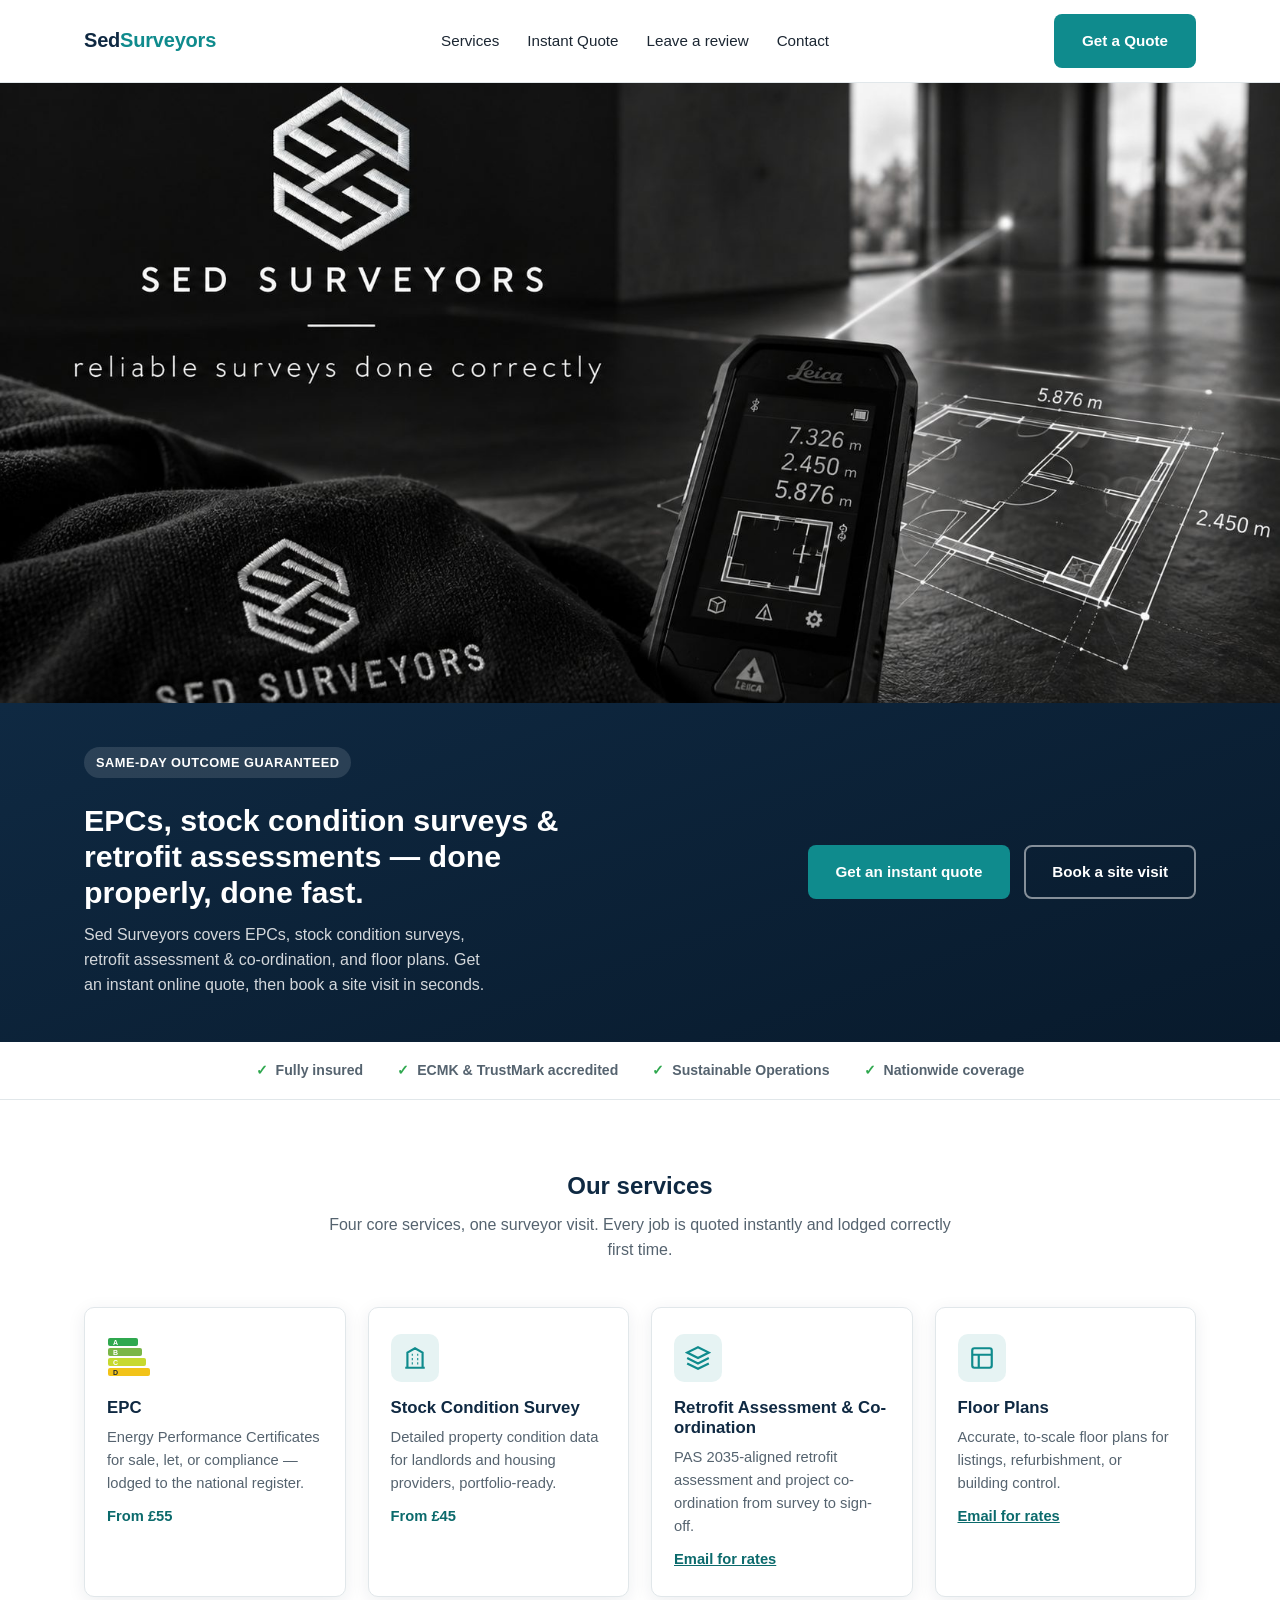
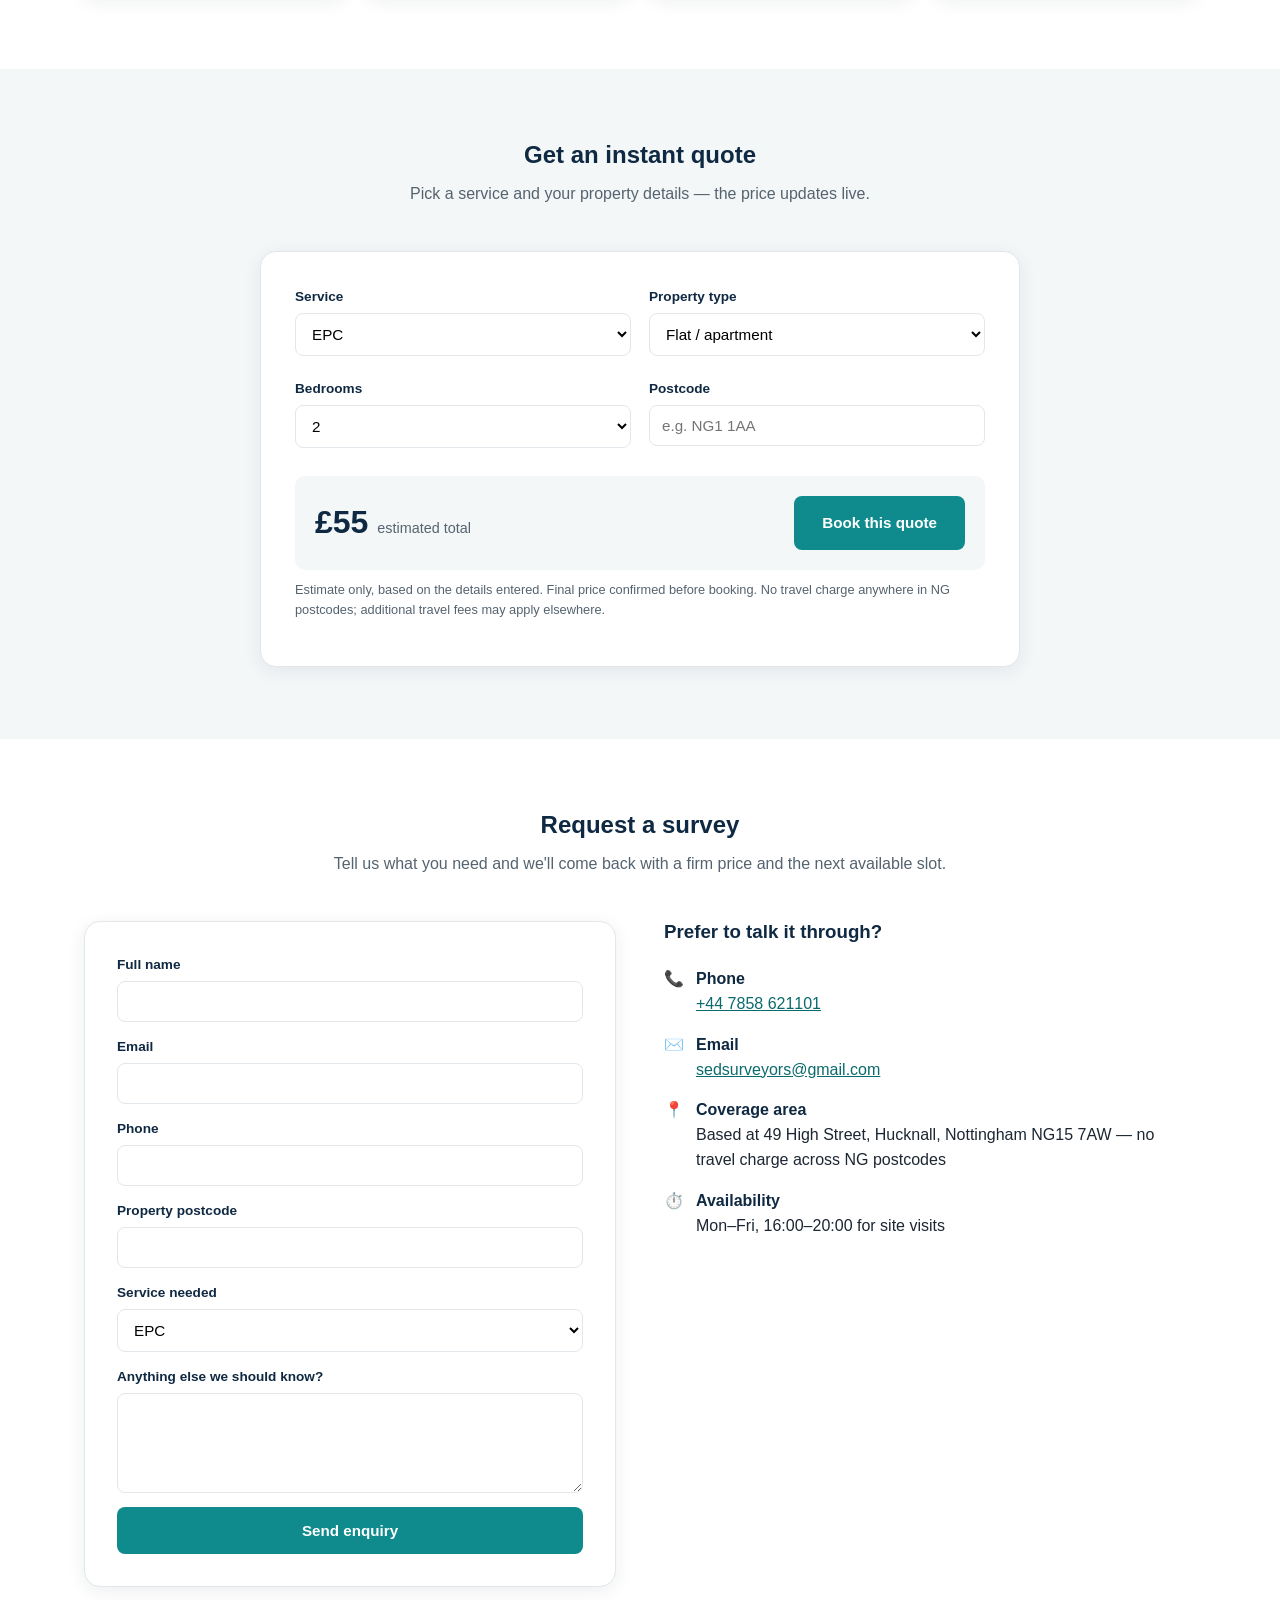
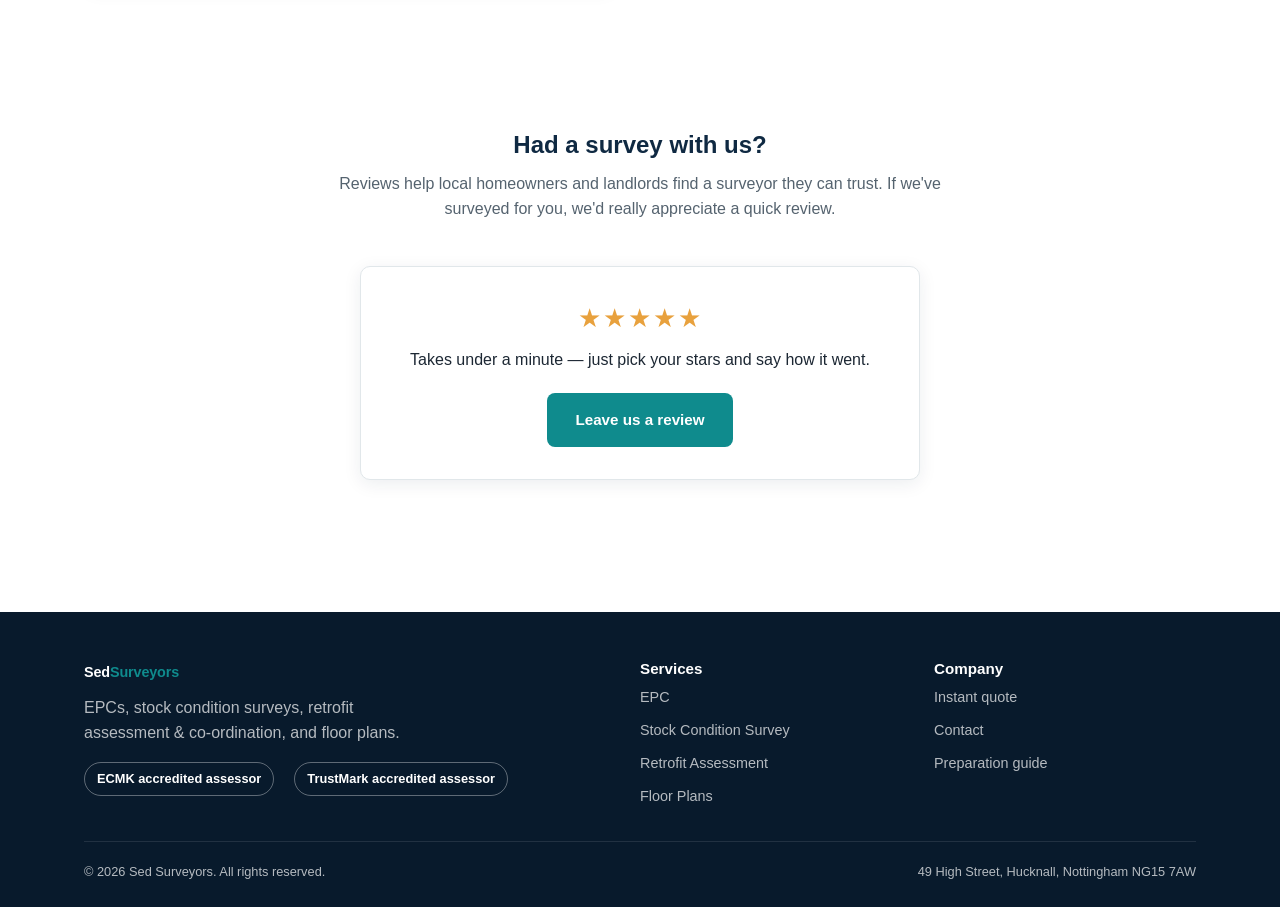
<file: index.html>
<!doctype html>
<html lang="en-GB">
<head>
<meta charset="utf-8">
<meta name="viewport" content="width=device-width, initial-scale=1">
<title>Sed Surveyors — EPCs, Stock Condition Surveys &amp; Retrofit Assessments</title>
<meta name="description" content="Sed Surveyors provides EPCs, stock condition surveys, retrofit assessment &amp; co-ordination, and floor plans. Same-day outcome guaranteed. Get an instant quote.">
<link rel="stylesheet" href="styles.css">
<script type="application/ld+json">
{
  "@context": "https://schema.org",
  "@type": "ProfessionalService",
  "name": "Sed Surveyors",
  "description": "EPCs, stock condition surveys, retrofit assessment & co-ordination, and floor plans.",
  "url": "https://sedsurveyors.co.uk",
  "telephone": "+44 7858 621101",
  "email": "sedsurveyors@gmail.com",
  "address": {
    "@type": "PostalAddress",
    "streetAddress": "49 High Street",
    "addressLocality": "Hucknall, Nottingham",
    "postalCode": "NG15 7AW",
    "addressCountry": "GB"
  },
  "areaServed": "United Kingdom"
}
</script>
</head>
<body>

<header class="site-header">
  <div class="container">
    <a href="#top" class="logo">Sed<span>Surveyors</span></a>
    <nav class="main-nav">
      <a href="#services">Services</a>
      <a href="#quote">Instant Quote</a>
      <a href="#reviews">Leave a review</a>
      <a href="#enquiry">Contact</a>
    </nav>
    <div class="nav-cta">
      <a href="#enquiry" class="btn btn-primary">Get a Quote</a>
    </div>
  </div>
</header>

<section class="hero-banner" id="top">
  <img src="assets/hero-photo.jpg" alt="Sed Surveyors — laser measuring device and floor plan overlay in a modern interior" loading="eager">
</section>

<section class="hero-cta-strip">
  <div class="container hero-cta-inner">
    <div>
      <span class="eyebrow">Same-day outcome guaranteed</span>
      <h1>EPCs, stock condition surveys &amp; retrofit assessments — done properly, done fast.</h1>
      <p class="lede">Sed Surveyors covers EPCs, stock condition surveys, retrofit assessment &amp; co-ordination, and floor plans. Get an instant online quote, then book a site visit in seconds.</p>
    </div>
    <div class="hero-actions">
      <a href="#quote" class="btn btn-primary">Get an instant quote</a>
      <a href="#enquiry" class="btn btn-secondary">Book a site visit</a>
    </div>
  </div>
</section>

<div class="trust-row">
  <div class="container">
    <span class="trust-item">Fully insured</span>
    <span class="trust-item">ECMK &amp; TrustMark accredited</span>
    <span class="trust-item">Sustainable Operations</span>
    <span class="trust-item">Nationwide coverage</span>
  </div>
</div>

<section id="services">
  <div class="container">
    <div class="section-head">
      <h2>Our services</h2>
      <p>Four core services, one surveyor visit. Every job is quoted instantly and lodged correctly first time.</p>
    </div>
    <div class="service-grid">
      <div class="service-block">
        <div class="service-block-icon service-block-icon--img"><img src="assets/epc-rating.svg" alt="EPC rating chart"></div>
        <h3>EPC</h3>
        <p>Energy Performance Certificates for sale, let, or compliance — lodged to the national register.</p>
        <div class="service-price">From £55</div>
      </div>
      <div class="service-block">
        <div class="service-block-icon">
          <svg viewBox="0 0 24 24" fill="none" stroke="#0f8b8d" stroke-width="2"><path d="M3 21h18M5 21V7l7-4 7 4v14M9 9h1m4 0h1m-6 4h1m4 0h1m-6 4h1m4 0h1"/></svg>
        </div>
        <h3>Stock Condition Survey</h3>
        <p>Detailed property condition data for landlords and housing providers, portfolio-ready.</p>
        <div class="service-price">From £45</div>
      </div>
      <div class="service-block">
        <div class="service-block-icon">
          <svg viewBox="0 0 24 24" fill="none" stroke="#0f8b8d" stroke-width="2"><path d="M12 2 2 7l10 5 10-5-10-5zM2 17l10 5 10-5M2 12l10 5 10-5"/></svg>
        </div>
        <h3>Retrofit Assessment &amp; Co-ordination</h3>
        <p>PAS 2035-aligned retrofit assessment and project co-ordination from survey to sign-off.</p>
        <div class="service-price"><a href="mailto:sedsurveyors@gmail.com?subject=Retrofit%20quote%20request">Email for rates</a></div>
      </div>
      <div class="service-block">
        <div class="service-block-icon">
          <svg viewBox="0 0 24 24" fill="none" stroke="#0f8b8d" stroke-width="2"><rect x="3" y="3" width="18" height="18" rx="2"/><path d="M3 9h18M9 21V9"/></svg>
        </div>
        <h3>Floor Plans</h3>
        <p>Accurate, to-scale floor plans for listings, refurbishment, or building control.</p>
        <div class="service-price"><a href="mailto:sedsurveyors@gmail.com?subject=Floor%20Plans%20quote%20request">Email for rates</a></div>
      </div>
    </div>
  </div>
</section>

<section class="bg-soft" id="quote">
  <div class="container">
    <div class="section-head">
      <h2>Get an instant quote</h2>
      <p>Pick a service and your property details — the price updates live.</p>
    </div>
    <div class="calculator">
      <div class="calc-grid">
        <div class="field">
          <label for="calc-service">Service</label>
          <select id="calc-service">
            <option value="epc">EPC</option>
            <option value="stockCondition">Stock Condition Survey</option>
            <option value="retrofit">Retrofit Assessment &amp; Co-ordination</option>
            <option value="floorPlans">Floor Plans</option>
          </select>
        </div>
        <div class="field">
          <label for="calc-type">Property type</label>
          <select id="calc-type">
            <option value="flat">Flat / apartment</option>
            <option value="terraced">Terraced house</option>
            <option value="semi">Semi-detached house</option>
            <option value="detached">Detached house</option>
          </select>
        </div>
        <div class="field">
          <label for="calc-bedrooms">Bedrooms</label>
          <select id="calc-bedrooms">
            <option value="1">1</option>
            <option value="2" selected>2</option>
            <option value="3">3</option>
            <option value="4">4</option>
            <option value="5">5+</option>
          </select>
        </div>
        <div class="field">
          <label for="calc-postcode">Postcode</label>
          <input type="text" id="calc-postcode" placeholder="e.g. NG1 1AA" autocomplete="postal-code">
        </div>
      </div>
      <div class="calc-result">
        <div>
          <div class="amount" id="calc-amount">£65 <small>estimated total</small></div>
        </div>
        <a href="#enquiry" class="btn btn-primary" id="calc-cta">Book this quote</a>
      </div>
      <p class="calc-note">Estimate only, based on the details entered. Final price confirmed before booking. No travel charge anywhere in NG postcodes; additional travel fees may apply elsewhere.</p>
    </div>
  </div>
</section>

<section id="enquiry">
  <div class="container">
    <div class="section-head">
      <h2>Request a survey</h2>
      <p>Tell us what you need and we'll come back with a firm price and the next available slot.</p>
    </div>
    <div class="enquiry-wrap">
      <form class="enquiry-form" id="enquiry-form">
        <div class="field">
          <label for="f-name">Full name</label>
          <input type="text" id="f-name" name="name" required>
        </div>
        <div class="field">
          <label for="f-email">Email</label>
          <input type="email" id="f-email" name="email" required>
        </div>
        <div class="field">
          <label for="f-phone">Phone</label>
          <input type="tel" id="f-phone" name="phone">
        </div>
        <div class="field">
          <label for="f-postcode">Property postcode</label>
          <input type="text" id="f-postcode" name="postcode">
        </div>
        <div class="field">
          <label for="f-service">Service needed</label>
          <select id="f-service" name="service">
            <option value="epc">EPC</option>
            <option value="stockCondition">Stock Condition Survey</option>
            <option value="retrofit">Retrofit Assessment &amp; Co-ordination</option>
            <option value="floorPlans">Floor Plans</option>
            <option value="other">Not sure / other</option>
          </select>
        </div>
        <div class="field">
          <label for="f-message">Anything else we should know?</label>
          <textarea id="f-message" name="message"></textarea>
        </div>
        <button type="submit" class="btn btn-primary btn-block">Send enquiry</button>
        <div class="form-status" id="form-status"></div>
      </form>
      <div>
        <h3>Prefer to talk it through?</h3>
        <ul class="contact-info-list">
          <li><span>📞</span><div><strong>Phone</strong><a href="tel:+447858621101">+44 7858 621101</a></div></li>
          <li><span>✉️</span><div><strong>Email</strong><a href="mailto:sedsurveyors@gmail.com">sedsurveyors@gmail.com</a></div></li>
          <li><span>📍</span><div><strong>Coverage area</strong>Based at 49 High Street, Hucknall, Nottingham NG15 7AW — no travel charge across NG postcodes</div></li>
          <li><span>⏱️</span><div><strong>Availability</strong>Mon–Fri, 16:00–20:00 for site visits</div></li>
        </ul>
      </div>
    </div>
  </div>
</section>

<section class="bg-soft" id="booking">
  <div class="container">
    <div class="section-head">
      <h2>Book your site visit</h2>
      <p>Pick a time that works for you — 45 minute to 1 hour 30 minute visit, Monday to Friday.</p>
    </div>
    <div class="booking-frame-wrap" id="booking-frame-wrap"></div>
    <div class="booking-next">
      <strong>What happens next</strong>
      <p style="margin:8px 0 0; font-size:.9rem;">Once booked, read <a href="what-to-expect.html" id="booking-guide-link">the preparation guide</a> so your visit goes smoothly. Your certificate or report is produced, QA'd, and released once payment is received.</p>
    </div>
  </div>
</section>

<section id="reviews">
  <div class="container">
    <div class="section-head">
      <h2>Had a survey with us?</h2>
      <p>Reviews help local homeowners and landlords find a surveyor they can trust. If we've surveyed for you, we'd really appreciate a quick review.</p>
    </div>
    <div class="review-cta">
      <div class="review-stars review-cta-stars">★★★★★</div>
      <p>Takes under a minute — just pick your stars and say how it went.</p>
      <a id="review-link" class="btn btn-primary" href="mailto:sedsurveyors@gmail.com?subject=Feedback%20on%20my%20survey">Leave us a review</a>
    </div>
  </div>
</section>

<footer class="site-footer">
  <div class="container">
    <div class="footer-grid">
      <div>
        <a href="#top" class="logo" style="color:#fff;">Sed<span>Surveyors</span></a>
        <p style="margin-top:12px; max-width: 40ch;">EPCs, stock condition surveys, retrofit assessment &amp; co-ordination, and floor plans.</p>
        <div class="accred-row">
          <span class="accred-badge">ECMK accredited assessor</span>
          <span class="accred-badge">TrustMark accredited assessor</span>
        </div>
      </div>
      <div>
        <h4>Services</h4>
        <ul>
          <li><a href="#services">EPC</a></li>
          <li><a href="#services">Stock Condition Survey</a></li>
          <li><a href="#services">Retrofit Assessment</a></li>
          <li><a href="#services">Floor Plans</a></li>
        </ul>
      </div>
      <div>
        <h4>Company</h4>
        <ul>
          <li><a href="#quote">Instant quote</a></li>
          <li><a href="#enquiry">Contact</a></li>
          <li><a href="what-to-expect.html">Preparation guide</a></li>
        </ul>
      </div>
    </div>
    <div class="footer-bottom">
      <span>© <span id="year"></span> Sed Surveyors. All rights reserved.</span>
      <span>49 High Street, Hucknall, Nottingham NG15 7AW</span>
    </div>
  </div>
</footer>

<script src="script.js"></script>
</body>
</html>
</file>
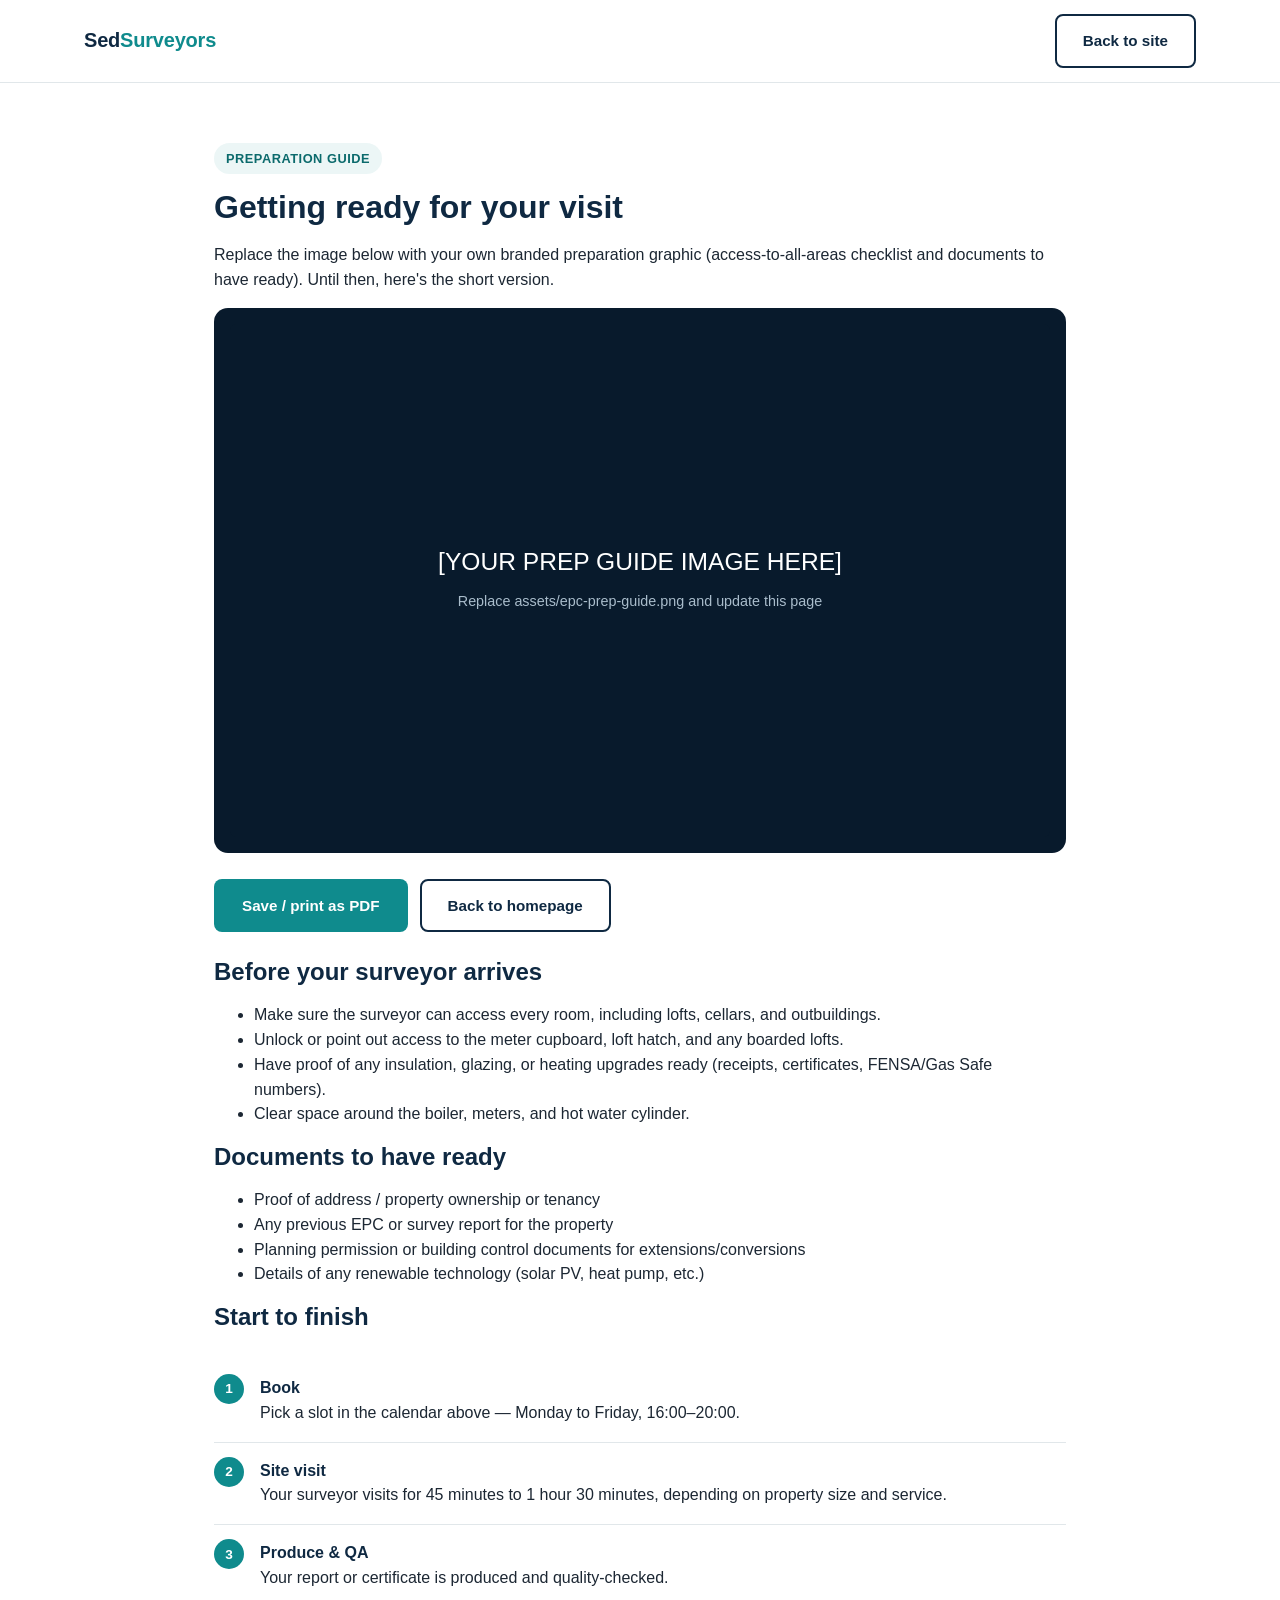
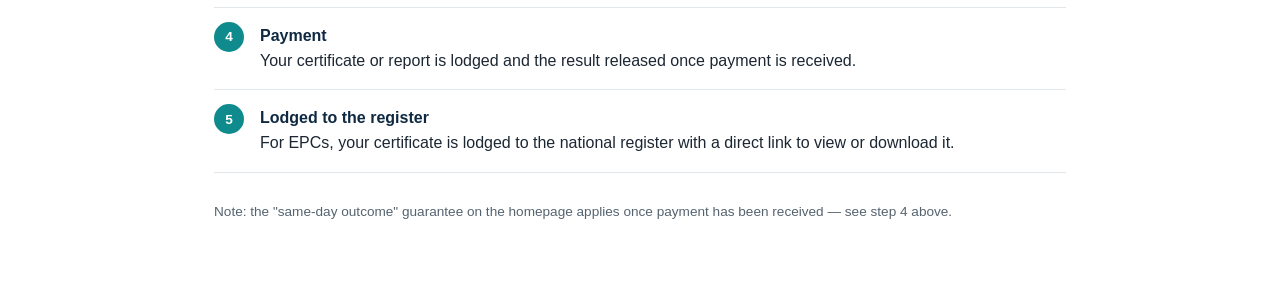
<file: what-to-expect.html>
<!doctype html>
<html lang="en-GB">
<head>
<meta charset="utf-8">
<meta name="viewport" content="width=device-width, initial-scale=1">
<meta name="robots" content="noindex">
<title>What to Expect — Sed Surveyors</title>
<meta name="description" content="How to prepare for your Sed Surveyors visit, and what happens from booking to your final lodged certificate.">
<link rel="stylesheet" href="styles.css">
</head>
<body>

<header class="site-header">
  <div class="container">
    <a href="index.html" class="logo">Sed<span>Surveyors</span></a>
    <nav class="main-nav"></nav>
    <div class="nav-cta"><a href="index.html" class="btn btn-secondary">Back to site</a></div>
  </div>
</header>

<div class="guide-frame">
  <span class="eyebrow">Preparation guide</span>
  <h1>Getting ready for your visit</h1>
  <p>Replace the image below with your own branded preparation graphic (access-to-all-areas checklist and documents to have ready). Until then, here's the short version.</p>

  <div class="guide-image-frame">
    <img src="data:image/svg+xml,%3Csvg xmlns='http://www.w3.org/2000/svg' viewBox='0 0 800 500'%3E%3Crect width='800' height='500' fill='%23081a2c'/%3E%3Ctext x='400' y='240' font-family='Arial' font-size='24' fill='%23ffffff' text-anchor='middle'%3E%5BYOUR PREP GUIDE IMAGE HERE%5D%3C/text%3E%3Ctext x='400' y='275' font-family='Arial' font-size='14' fill='%23a9bccb' text-anchor='middle'%3EReplace assets/epc-prep-guide.png and update this page%3C/text%3E%3C/svg%3E" alt="Preparation guide placeholder — replace with your branded graphic">
  </div>

  <div class="guide-actions">
    <button class="btn btn-primary" onclick="window.print()">Save / print as PDF</button>
    <a href="index.html" class="btn btn-secondary">Back to homepage</a>
  </div>

  <h2>Before your surveyor arrives</h2>
  <ul>
    <li>Make sure the surveyor can access every room, including lofts, cellars, and outbuildings.</li>
    <li>Unlock or point out access to the meter cupboard, loft hatch, and any boarded lofts.</li>
    <li>Have proof of any insulation, glazing, or heating upgrades ready (receipts, certificates, FENSA/Gas Safe numbers).</li>
    <li>Clear space around the boiler, meters, and hot water cylinder.</li>
  </ul>

  <h2>Documents to have ready</h2>
  <ul>
    <li>Proof of address / property ownership or tenancy</li>
    <li>Any previous EPC or survey report for the property</li>
    <li>Planning permission or building control documents for extensions/conversions</li>
    <li>Details of any renewable technology (solar PV, heat pump, etc.)</li>
  </ul>

  <h2>Start to finish</h2>
  <ol class="process-steps">
    <li><strong>Book</strong>Pick a slot in the calendar above — Monday to Friday, 16:00–20:00.</li>
    <li><strong>Site visit</strong>Your surveyor visits for 45 minutes to 1 hour 30 minutes, depending on property size and service.</li>
    <li><strong>Produce &amp; QA</strong>Your report or certificate is produced and quality-checked.</li>
    <li><strong>Payment</strong>Your certificate or report is lodged and the result released once payment is received.</li>
    <li><strong>Lodged to the register</strong>For EPCs, your certificate is lodged to the national register with a direct link to view or download it.</li>
  </ol>

  <p style="font-size:.85rem; color:var(--ink-light);">Note: the "same-day outcome" guarantee on the homepage applies once payment has been received — see step 4 above.</p>
</div>

<script>document.querySelectorAll('.year').forEach(function(){});</script>
</body>
</html>
</file>
<file: styles.css>
:root {
  --navy: #0f2942;
  --navy-dark: #081a2c;
  --teal: #0f8b8d;
  --teal-dark: #0b6a6c;
  --green: #2fa84f;
  --amber: #e8a13d;
  --ink: #1c2733;
  --ink-light: #55636f;
  --paper: #ffffff;
  --paper-soft: #f4f7f8;
  --border: #e1e7ea;
  --radius: 10px;
  --shadow: 0 4px 18px rgba(15, 41, 66, 0.08);
  --max-width: 1160px;
  font-size: 16px;
}

* { box-sizing: border-box; }

html { scroll-behavior: smooth; }

body {
  margin: 0;
  font-family: "Segoe UI", -apple-system, BlinkMacSystemFont, Roboto, Arial, sans-serif;
  color: var(--ink);
  background: var(--paper);
  line-height: 1.55;
}

img { max-width: 100%; display: block; }

.container {
  max-width: var(--max-width);
  margin: 0 auto;
  padding: 0 24px;
}

a { color: var(--teal-dark); }

h1, h2, h3, h4 { line-height: 1.2; margin: 0 0 .5em; color: var(--navy); }
p { margin: 0 0 1em; }

.eyebrow {
  display: inline-block;
  font-weight: 600;
  font-size: .8rem;
  letter-spacing: .04em;
  text-transform: uppercase;
  color: var(--teal-dark);
  background: rgba(15,139,141,.08);
  padding: 6px 12px;
  border-radius: 999px;
  margin-bottom: 14px;
}

.btn {
  display: inline-block;
  padding: 13px 26px;
  border-radius: 8px;
  font-weight: 600;
  font-size: .95rem;
  text-decoration: none;
  cursor: pointer;
  border: 2px solid transparent;
  transition: transform .12s ease, box-shadow .12s ease, background .12s ease;
}
.btn:hover { transform: translateY(-1px); }
.btn-primary { background: var(--teal); color: #fff; }
.btn-primary:hover { background: var(--teal-dark); }
.btn-secondary { background: transparent; border-color: var(--navy); color: var(--navy); }
.btn-secondary:hover { background: var(--navy); color: #fff; }
.btn-block { display: block; width: 100%; text-align: center; }

/* Header */
.site-header {
  position: sticky; top: 0; z-index: 50;
  background: rgba(255,255,255,.95);
  backdrop-filter: blur(6px);
  border-bottom: 1px solid var(--border);
}
.site-header .container {
  display: flex; align-items: center; justify-content: space-between;
  padding-top: 14px; padding-bottom: 14px;
}
.logo { font-weight: 800; font-size: 1.25rem; color: var(--navy); text-decoration: none; letter-spacing: -.01em; }
.logo span { color: var(--teal); }
.main-nav { display: flex; gap: 28px; align-items: center; }
.main-nav a { color: var(--ink); text-decoration: none; font-weight: 500; font-size: .95rem; }
.main-nav a:hover { color: var(--teal-dark); }
.nav-cta { display: flex; gap: 10px; align-items: center; }
.nav-toggle { display: none; }

/* Hero */
.hero-banner { padding: 0; background: #000; line-height: 0; }
.hero-banner img { display: block; width: 100%; height: auto; max-height: 620px; object-fit: cover; object-position: center; }

.hero-cta-strip {
  background: linear-gradient(160deg, var(--navy) 0%, var(--navy-dark) 100%);
  color: #fff;
  padding: 44px 0;
}
.hero-cta-inner { display: flex; align-items: center; justify-content: space-between; gap: 32px; flex-wrap: wrap; }
.hero-cta-inner h1 { color: #fff; font-size: 1.9rem; margin: .3em 0 .4em; max-width: 32ch; }
.hero-cta-inner .lede { color: rgba(255,255,255,.82); font-size: 1rem; max-width: 46ch; margin: 0; }
.hero-cta-strip .eyebrow { background: rgba(255,255,255,.12); color: #fff; }
.hero-actions { display: flex; gap: 14px; flex-wrap: wrap; flex-shrink: 0; }
.hero-actions .btn-secondary { border-color: rgba(255,255,255,.5); color: #fff; }
.hero-actions .btn-secondary:hover { background: rgba(255,255,255,.12); }

/* Trust row */
.trust-row {
  border-bottom: 1px solid var(--border);
  padding: 18px 0;
}
.trust-row .container { display: flex; gap: 34px; flex-wrap: wrap; justify-content: center; }
.trust-item { display: flex; align-items: center; gap: 8px; font-size: .88rem; color: var(--ink-light); font-weight: 600; }
.trust-item::before { content: "✓"; color: var(--green); font-weight: 800; }

/* Sections */
section { padding: 72px 0; }
.section-head { max-width: 640px; margin: 0 auto 44px; text-align: center; }
.section-head p { color: var(--ink-light); }
.bg-soft { background: var(--paper-soft); }

/* Services */
.service-grid { display: grid; grid-template-columns: repeat(4, 1fr); gap: 22px; }
.service-block {
  background: var(--paper); border: 1px solid var(--border); border-radius: var(--radius);
  padding: 26px 22px; box-shadow: var(--shadow);
}
.service-block-icon {
  width: 48px; height: 48px; border-radius: 10px; background: rgba(15,139,141,.1);
  display: flex; align-items: center; justify-content: center; margin-bottom: 16px;
}
.service-block-icon svg { width: 26px; height: 26px; }
.service-block-icon--img { width: 64px; height: 48px; background: transparent; }
.service-block-icon--img img { width: 100%; height: 100%; object-fit: contain; }
.service-block h3 { font-size: 1.05rem; }
.service-block p { color: var(--ink-light); font-size: .92rem; margin-bottom: 10px; }
.service-price { font-weight: 700; color: var(--teal-dark); font-size: .92rem; }

/* Quote calculator */
.calculator {
  background: #fff; border: 1px solid var(--border); border-radius: 16px;
  box-shadow: var(--shadow); padding: 34px; max-width: 760px; margin: 0 auto;
}
.calc-grid { display: grid; grid-template-columns: 1fr 1fr; gap: 18px; }
.field { display: flex; flex-direction: column; gap: 6px; margin-bottom: 4px; }
.field label { font-size: .85rem; font-weight: 600; color: var(--navy); }
.field select, .field input {
  padding: 11px 12px; border: 1px solid var(--border); border-radius: 8px;
  font-size: .95rem; font-family: inherit; background: #fff;
}
.field select:focus, .field input:focus { outline: 2px solid var(--teal); outline-offset: 1px; }
.field-full { grid-column: 1 / -1; }
.calc-result {
  margin-top: 24px; padding: 20px; border-radius: 10px; background: var(--paper-soft);
  display: flex; align-items: center; justify-content: space-between; flex-wrap: wrap; gap: 14px;
}
.calc-result .amount { font-size: 2rem; font-weight: 800; color: var(--navy); }
.calc-result .amount small { font-size: .9rem; font-weight: 500; color: var(--ink-light); }
.calc-note { font-size: .8rem; color: var(--ink-light); margin-top: 10px; }

/* Enquiry form */
.enquiry-wrap { display: grid; grid-template-columns: 1fr 1fr; gap: 48px; align-items: start; }
.enquiry-form { background: #fff; border: 1px solid var(--border); border-radius: 16px; padding: 32px; box-shadow: var(--shadow); }
.enquiry-form .field { margin-bottom: 14px; }
textarea { padding: 11px 12px; border: 1px solid var(--border); border-radius: 8px; font-family: inherit; font-size: .95rem; resize: vertical; min-height: 100px; }
.form-status { margin-top: 14px; font-size: .9rem; display: none; padding: 12px 14px; border-radius: 8px; }
.form-status.show { display: block; }
.form-status.ok { background: rgba(47,168,79,.1); color: #1c6b32; }
.form-status.err { background: rgba(214,69,69,.1); color: #a3312f; }
.contact-info-list { list-style: none; padding: 0; margin: 24px 0 0; display: flex; flex-direction: column; gap: 16px; }
.contact-info-list li { display: flex; gap: 12px; align-items: flex-start; }
.contact-info-list strong { display: block; color: var(--navy); }

/* Booking */
#booking { display: none; }
#booking.revealed { display: block; }
.booking-frame-wrap { border-radius: 14px; overflow: hidden; border: 1px solid var(--border); box-shadow: var(--shadow); background: #fff; }
.booking-frame-wrap iframe { width: 100%; height: 720px; border: 0; display: block; }
.booking-fallback { background: #fff; border: 1px solid var(--border); border-radius: 14px; padding: 40px; text-align: center; }
.booking-next { margin-top: 20px; background: var(--paper-soft); border-radius: 12px; padding: 20px 24px; }
.booking-next a { font-weight: 600; }

/* Reviews */
.review-grid { display: grid; grid-template-columns: repeat(3, 1fr); gap: 22px; }
.review-card { background: #fff; border: 1px solid var(--border); border-radius: var(--radius); padding: 24px; box-shadow: var(--shadow); }
.review-stars { color: var(--amber); letter-spacing: 2px; margin-bottom: 10px; }
.review-name { font-weight: 700; margin-top: 14px; color: var(--navy); font-size: .9rem; }
.review-loc { font-size: .8rem; color: var(--ink-light); }

/* Footer */
.site-footer { background: var(--navy-dark); color: rgba(255,255,255,.7); padding: 48px 0 26px; margin-top: 60px; }
.footer-grid { display: grid; grid-template-columns: 2fr 1fr 1fr; gap: 32px; margin-bottom: 32px; }
.footer-grid h4 { color: #fff; font-size: .95rem; }
.footer-grid ul { list-style: none; padding: 0; margin: 0; display: flex; flex-direction: column; gap: 8px; }
.footer-grid a { color: rgba(255,255,255,.7); text-decoration: none; font-size: .9rem; }
.footer-grid a:hover { color: #fff; }
.footer-bottom { border-top: 1px solid rgba(255,255,255,.1); padding-top: 20px; font-size: .8rem; display: flex; justify-content: space-between; flex-wrap: wrap; gap: 10px; }
.accred-row { display: flex; gap: 14px; align-items: center; flex-wrap: wrap; margin-top: 10px; }
.accred-row img { height: 40px; opacity: .85; }

/* Prep guide page */
.guide-frame { max-width: 900px; margin: 0 auto; padding: 60px 24px; }
.guide-image-frame { background: var(--navy-dark); border-radius: 14px; padding: 16px; }
.guide-image-frame img { border-radius: 6px; width: 100%; }
.guide-actions { display: flex; gap: 12px; margin: 26px 0; }
.process-steps { list-style: none; padding: 0; margin: 28px 0; counter-reset: step; }
.process-steps li { counter-increment: step; padding: 16px 0 16px 46px; position: relative; border-bottom: 1px solid var(--border); }
.process-steps li::before {
  content: counter(step); position: absolute; left: 0; top: 14px;
  width: 30px; height: 30px; border-radius: 50%; background: var(--teal); color: #fff;
  display: flex; align-items: center; justify-content: center; font-weight: 700; font-size: .85rem;
}
.process-steps strong { display: block; color: var(--navy); }

@media print {
  .site-header, .site-footer, .guide-actions { display: none !important; }
}

@media (max-width: 880px) {
  .hero-cta-inner { flex-direction: column; align-items: flex-start; }
  .hero-banner img { max-height: 380px; }
  .service-grid { grid-template-columns: repeat(2, 1fr); }
  .review-grid { grid-template-columns: 1fr; }
  .enquiry-wrap { grid-template-columns: 1fr; }
  .footer-grid { grid-template-columns: 1fr; }
  .main-nav { display: none; }
}
@media (max-width: 560px) {
  .service-grid, .calc-grid { grid-template-columns: 1fr; }
  .hero-cta-inner h1 { font-size: 1.6rem; }
  .hero-banner img { max-height: 280px; }
}

.review-cta { max-width: 560px; margin: 0 auto; text-align: center; background: #fff; border: 1px solid var(--border); border-radius: var(--radius); padding: 32px 24px; box-shadow: var(--shadow); }
.review-cta-stars { font-size: 1.6rem; }
.review-cta p { margin: 0 0 20px; }
.accred-badge { display: inline-block; border: 1px solid rgba(255,255,255,.35); border-radius: 999px; padding: 6px 12px; font-size: .8rem; font-weight: 600; color: #fff; margin: 0 6px 6px 0; }
</file>
